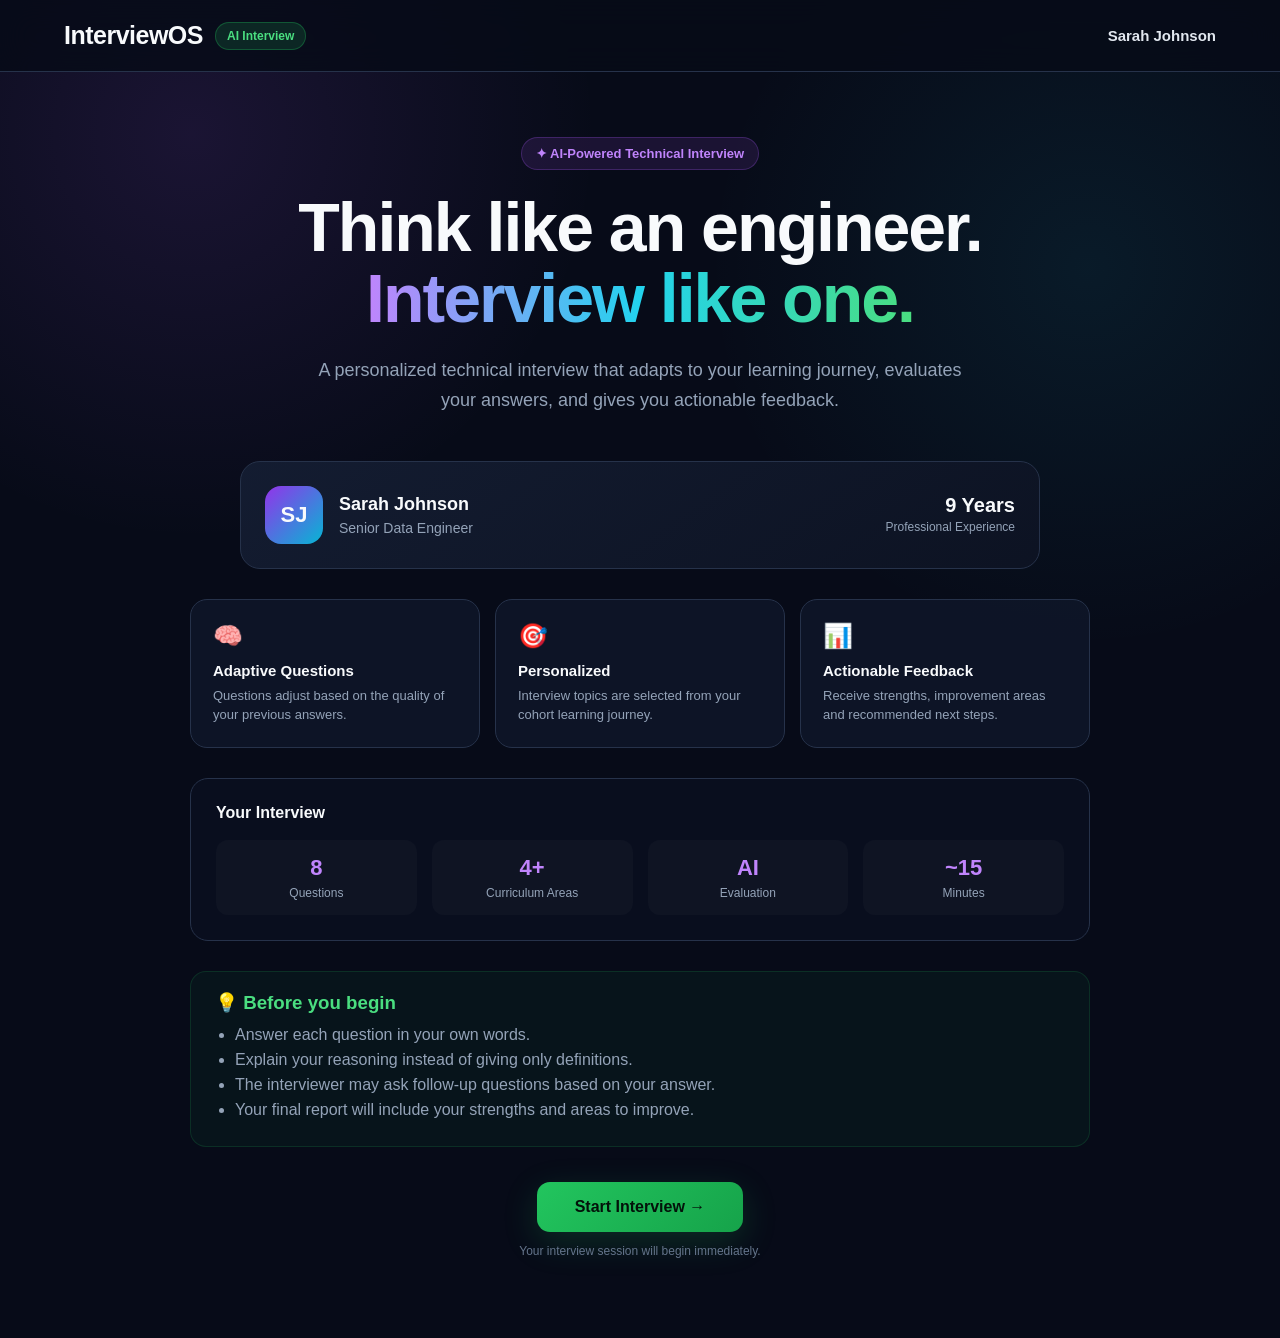
<file: frontend/index.html>
<!DOCTYPE html>
<html lang="en">
<head>
<meta charset="UTF-8">
<meta name="viewport" content="width=device-width, initial-scale=1.0">
<title>InterviewOS - AI Technical Interview</title>

<style>
* {
    box-sizing: border-box;
    margin: 0;
    padding: 0;
}

:root {
    --bg: #070b18;
    --bg2: #0b1020;
    --card: #10172a;
    --card2: #141d32;
    --border: #26324a;
    --text: #f8fafc;
    --muted: #94a3b8;
    --green: #22c55e;
    --green-dark: #16a34a;
    --purple: #a855f7;
    --cyan: #22d3ee;
}

body {
    font-family: Inter, Arial, sans-serif;
    background:
        radial-gradient(circle at 15% 10%, rgba(168,85,247,.12), transparent 25%),
        radial-gradient(circle at 85% 20%, rgba(34,211,238,.08), transparent 25%),
        var(--bg);
    color: var(--text);
    min-height: 100vh;
}

/* =========================
   NAVBAR
========================= */

.navbar {
    height: 72px;
    padding: 0 5%;
    display: flex;
    align-items: center;
    justify-content: space-between;
    border-bottom: 1px solid var(--border);
    background: rgba(7,11,24,.82);
    backdrop-filter: blur(15px);
    position: sticky;
    top: 0;
    z-index: 10;
}

.logo-area {
    display: flex;
    align-items: center;
    gap: 12px;
}

.logo {
    font-size: 25px;
    font-weight: 800;
    letter-spacing: -.5px;
}

.badge {
    background: rgba(34,197,94,.15);
    color: #4ade80;
    border: 1px solid rgba(34,197,94,.3);
    padding: 6px 11px;
    border-radius: 20px;
    font-size: 12px;
    font-weight: 700;
}

.candidate {
    color: #e2e8f0;
    font-size: 15px;
    font-weight: 600;
}

/* =========================
   COMMON
========================= */

.container {
    width: 90%;
    max-width: 1050px;
    margin: auto;
}

button {
    border: none;
    cursor: pointer;
    font-family: inherit;
}

.hidden {
    display: none !important;
}

/* =========================
   START PAGE
========================= */

#startPage {
    padding: 65px 0 80px;
}

.hero {
    text-align: center;
    max-width: 800px;
    margin: auto;
}

.hero-badge {
    display: inline-flex;
    align-items: center;
    gap: 8px;
    padding: 8px 14px;
    border-radius: 30px;
    background: rgba(168,85,247,.12);
    border: 1px solid rgba(168,85,247,.25);
    color: #c084fc;
    font-size: 13px;
    font-weight: 700;
    margin-bottom: 22px;
}

.hero h1 {
    font-size: clamp(42px, 6vw, 68px);
    line-height: 1.05;
    letter-spacing: -2px;
    margin-bottom: 20px;
}

.gradient-text {
    background: linear-gradient(
        90deg,
        #c084fc,
        #22d3ee,
        #4ade80
    );
    -webkit-background-clip: text;
    background-clip: text;
    color: transparent;
}

.hero p {
    color: var(--muted);
    font-size: 18px;
    line-height: 1.7;
    max-width: 650px;
    margin: auto;
}

/* candidate card */

.profile-card {
    margin: 45px auto 30px;
    max-width: 800px;
    padding: 24px;
    background: linear-gradient(
        145deg,
        rgba(20,29,50,.95),
        rgba(13,19,35,.95)
    );
    border: 1px solid var(--border);
    border-radius: 20px;
    display: flex;
    align-items: center;
    justify-content: space-between;
    gap: 20px;
}

.profile-left {
    display: flex;
    align-items: center;
    gap: 16px;
}

.avatar {
    width: 58px;
    height: 58px;
    border-radius: 16px;
    display: flex;
    align-items: center;
    justify-content: center;
    background: linear-gradient(135deg, #9333ea, #06b6d4);
    font-size: 22px;
    font-weight: 800;
}

.profile-name {
    font-size: 18px;
    font-weight: 700;
    margin-bottom: 5px;
}

.profile-role {
    color: var(--muted);
    font-size: 14px;
}

.experience {
    text-align: right;
}

.experience strong {
    display: block;
    font-size: 20px;
}

.experience span {
    color: var(--muted);
    font-size: 12px;
}

/* feature grid */

.features {
    display: grid;
    grid-template-columns: repeat(3, 1fr);
    gap: 15px;
    margin: 25px auto;
    max-width: 900px;
}

.feature {
    padding: 22px;
    background: rgba(16,23,42,.8);
    border: 1px solid var(--border);
    border-radius: 17px;
    transition: .25s;
}

.feature:hover {
    transform: translateY(-3px);
    border-color: rgba(168,85,247,.45);
}

.feature-icon {
    font-size: 24px;
    margin-bottom: 12px;
}

.feature h3 {
    font-size: 15px;
    margin-bottom: 7px;
}

.feature p {
    color: var(--muted);
    font-size: 13px;
    line-height: 1.5;
}

/* interview info */

.interview-info {
    max-width: 900px;
    margin: 30px auto;
    padding: 25px;
    background: rgba(11,16,32,.8);
    border: 1px solid var(--border);
    border-radius: 18px;
}

.info-title {
    font-size: 16px;
    font-weight: 700;
    margin-bottom: 18px;
}

.info-grid {
    display: grid;
    grid-template-columns: repeat(4, 1fr);
    gap: 15px;
}

.info-item {
    text-align: center;
    padding: 15px;
    border-radius: 12px;
    background: rgba(255,255,255,.025);
}

.info-number {
    font-size: 22px;
    font-weight: 800;
    color: #c084fc;
    margin-bottom: 5px;
}

.info-label {
    font-size: 12px;
    color: var(--muted);
}

/* tips */

.tips {
    max-width: 900px;
    margin: 25px auto;
    padding: 20px 24px;
    border-radius: 16px;
    background: rgba(34,197,94,.05);
    border: 1px solid rgba(34,197,94,.15);
}

.tips h3 {
    color: #4ade80;
    margin-bottom: 12px;
}

.tips ul {
    padding-left: 20px;
    color: var(--muted);
}

.tips li {
    margin: 7px 0;
}

/* start button */

.start-wrapper {
    text-align: center;
    margin-top: 35px;
}

.start-btn {
    padding: 16px 38px;
    border-radius: 13px;
    background: linear-gradient(135deg, #22c55e, #16a34a);
    color: #03120a;
    font-size: 16px;
    font-weight: 800;
    box-shadow: 0 10px 35px rgba(34,197,94,.18);
    transition: .25s;
}

.start-btn:hover {
    transform: translateY(-2px);
    box-shadow: 0 15px 40px rgba(34,197,94,.28);
}

.start-note {
    color: #64748b;
    font-size: 12px;
    margin-top: 12px;
}

/* =========================
   INTERVIEW PAGE
========================= */

#interviewPage {
    padding: 45px 0 70px;
}

.header {
    margin-bottom: 28px;
}

.header h1 {
    font-size: 38px;
    margin-bottom: 8px;
    letter-spacing: -.8px;
}

.header p {
    color: var(--muted);
    font-size: 16px;
}

/* progress */

.progress-box {
    margin: 25px 0 28px;
}

.progress-info {
    display: flex;
    justify-content: space-between;
    margin-bottom: 10px;
    color: var(--muted);
    font-size: 14px;
}

.progress {
    height: 7px;
    background: #172033;
    border-radius: 10px;
    overflow: hidden;
}

.progress-bar {
    height: 100%;
    width: 12.5%;
    background: linear-gradient(90deg, #22c55e, #34d399);
    transition: width .4s ease;
}

/* question card */

.card {
    background:
        linear-gradient(
            145deg,
            rgba(20,29,50,.96),
            rgba(15,23,42,.96)
        );
    border: 1px solid #2a3852;
    border-radius: 22px;
    padding: 38px;
    box-shadow: 0 20px 70px rgba(0,0,0,.2);
}

.question-label {
    color: #22c55e;
    font-size: 13px;
    font-weight: 800;
    letter-spacing: .7px;
    margin-bottom: 20px;
}

#question {
    font-size: 24px;
    line-height: 1.55;
    margin-bottom: 25px;
}

textarea {
    width: 100%;
    min-height: 200px;
    resize: vertical;
    border: 1px solid #34425d;
    border-radius: 15px;
    background: #0b1224;
    color: white;
    padding: 20px;
    font-size: 16px;
    line-height: 1.6;
    outline: none;
    transition: .2s;
}

textarea::placeholder {
    color: #64748b;
}

textarea:focus {
    border-color: #22c55e;
    box-shadow: 0 0 0 3px rgba(34,197,94,.08);
}

.actions {
    display: flex;
    justify-content: flex-end;
    margin-top: 20px;
}

#submitBtn {
    padding: 14px 28px;
    border-radius: 12px;
    background: #22c55e;
    color: #03120a;
    font-size: 15px;
    font-weight: 800;
    transition: .2s;
}

#submitBtn:hover {
    background: #34d399;
    transform: translateY(-1px);
}

#submitBtn:disabled {
    opacity: .5;
    cursor: not-allowed;
    transform: none;
}

#answerStatus {
    margin: 12px 0;
    color: #94a3b8;
    font-size: 14px;
}

.loading {
    display: none;
    color: #94a3b8;
    margin-top: 15px;
}

/* =========================
   RESULT
========================= */

#result {
    display: none;
}

.result-card {
    text-align: center;
}

.result-card h1 {
    font-size: 38px;
}

.score {
    width: 140px;
    height: 140px;
    border: 8px solid #22c55e;
    border-radius: 50%;
    display: flex;
    align-items: center;
    justify-content: center;
    font-size: 30px;
    font-weight: 800;
    margin: 30px auto;
}

.feedback-section {
    margin-top: 30px;
    text-align: left;
}

.feedback-card {
    background: #0b1224;
    border: 1px solid #24314a;
    border-radius: 15px;
    padding: 22px;
    margin-top: 14px;
}

.feedback-card h3 {
    margin-bottom: 12px;
}

.feedback-card li {
    margin: 8px 0;
    color: #cbd5e1;
    line-height: 1.5;
}

#restartBtn {
    margin-top: 25px;
    padding: 14px 25px;
    border-radius: 12px;
    background: #22c55e;
    color: #03120a;
    font-weight: 800;
}

/* =========================
   RESPONSIVE
========================= */

@media (max-width: 750px) {

    .navbar {
        padding: 0 20px;
    }

    .candidate {
        display: none;
    }

    .container {
        width: 92%;
    }

    #startPage {
        padding-top: 45px;
    }

    .hero h1 {
        font-size: 42px;
    }

    .features {
        grid-template-columns: 1fr;
    }

    .info-grid {
        grid-template-columns: repeat(2, 1fr);
    }

    .profile-card {
        align-items: flex-start;
    }

    .experience {
        display: none;
    }

    .card {
        padding: 25px;
    }

    #question {
        font-size: 20px;
    }

    .actions {
        justify-content: stretch;
    }

    #submitBtn {
        width: 100%;
    }
}

.actions {
    display: flex;
    justify-content: space-between;
    align-items: center;
    margin-top: 22px;
    gap: 15px;
}

.exit-btn {
    padding: 14px 22px;
    border-radius: 12px;
    background: transparent;
    color: #94a3b8;
    border: 1px solid #34425d;
    font-size: 14px;
    font-weight: 700;
    transition: .2s;
}

.exit-btn:hover {
    color: #f8fafc;
    border-color: #64748b;
    background: rgba(255,255,255,.04);
}

#submitBtn {
    padding: 14px 28px;
    border-radius: 12px;
    background: #22c55e;
    color: #03120a;
    font-size: 15px;
    font-weight: 800;
    transition: .2s;
}

#submitBtn:hover {
    background: #34d399;
    transform: translateY(-1px);
}

/* .result-actions {
    display: flex;
    justify-content: center;
    gap: 12px;
    margin-top: 28px;
} */

.result-actions {
    display: flex;
    justify-content: center;
    align-items: center;
    gap: 16px;
    margin-top: 28px;
}

#homeBtn,
#restartBtn {
    width: 240px;
    height: 60px;
    padding: 0;
    display: flex;
    align-items: center;
    justify-content: center;
    box-sizing: border-box;
    border-radius: 14px;
    font-size: 16px;
    font-weight: 700;
    cursor: pointer;
}

#homeBtn {
    background: transparent;
    color: #cbd5e1;
    border: 1px solid #34425d;
}

#homeBtn:hover {
    background: rgba(255,255,255,.05);
    border-color: #64748b;
}

#restartBtn {
    background: #22c55e;
    color: #03120a;
}

#restartBtn:hover {
    background: #34d399;
}
</style>
</head>

<body>

<!-- =========================
     NAVBAR
========================= -->

<nav class="navbar">

    <div class="logo-area">
        <div class="logo">InterviewOS</div>
        <span class="badge">AI Interview</span>
    </div>

    <div class="candidate" id="candidateName">
        Candidate
    </div>

</nav>


<!-- =========================
     START PAGE
========================= -->

<section id="startPage">

<div class="container">

    <div class="hero">

        <div class="hero-badge">
            ✦ AI-Powered Technical Interview
        </div>

        <h1>
            Think like an engineer.<br>
            <span class="gradient-text">
                Interview like one.
            </span>
        </h1>

        <p>
            A personalized technical interview that adapts to your
            learning journey, evaluates your answers, and gives you
            actionable feedback.
        </p>

    </div>


    <!-- Candidate -->

    <div class="profile-card">

        <div class="profile-left">

            <div class="avatar" id="avatar">
                SJ
            </div>

            <div>
                <div class="profile-name" id="profileName">
                    Sarah Johnson
                </div>

                <div class="profile-role" id="profileRole">
                    Senior Data Engineer
                </div>
            </div>

        </div>

        <div class="experience">

            <strong id="profileExperience">
                9 Years
            </strong>

            <span>Professional Experience</span>

        </div>

    </div>


    <!-- Features -->

    <div class="features">

        <div class="feature">
            <div class="feature-icon">🧠</div>
            <h3>Adaptive Questions</h3>
            <p>
                Questions adjust based on the quality of your previous
                answers.
            </p>
        </div>

        <div class="feature">
            <div class="feature-icon">🎯</div>
            <h3>Personalized</h3>
            <p>
                Interview topics are selected from your cohort learning
                journey.
            </p>
        </div>

        <div class="feature">
            <div class="feature-icon">📊</div>
            <h3>Actionable Feedback</h3>
            <p>
                Receive strengths, improvement areas and recommended
                next steps.
            </p>
        </div>

    </div>


    <!-- Interview information -->

    <div class="interview-info">

        <div class="info-title">
            Your Interview
        </div>

        <div class="info-grid">

            <div class="info-item">
                <div class="info-number">8</div>
                <div class="info-label">Questions</div>
            </div>

            <div class="info-item">
                <div class="info-number">4+</div>
                <div class="info-label">Curriculum Areas</div>
            </div>

            <div class="info-item">
                <div class="info-number">AI</div>
                <div class="info-label">Evaluation</div>
            </div>

            <div class="info-item">
                <div class="info-number">~15</div>
                <div class="info-label">Minutes</div>
            </div>

        </div>

    </div>


    <!-- What happens -->

    <div class="tips">

        <h3>💡 Before you begin</h3>

        <ul>
            <li>Answer each question in your own words.</li>
            <li>Explain your reasoning instead of giving only definitions.</li>
            <li>The interviewer may ask follow-up questions based on your answer.</li>
            <li>Your final report will include your strengths and areas to improve.</li>
        </ul>

    </div>


    <!-- Start -->

    <div class="start-wrapper">

        <button
            class="start-btn"
            id="startInterviewBtn"
        >
            Start Interview →
        </button>

        <div class="start-note">
            Your interview session will begin immediately.
        </div>

    </div>

</div>

</section>


<!-- =========================
     INTERVIEW PAGE
========================= -->

<section id="interviewPage" class="hidden">

<div class="container">

    <div class="header">

        <h1>
            AI Technical Interview
        </h1>

        <p>
            Adaptive interview powered by InterviewOS
        </p>

    </div>


    <div class="progress-box">

        <div class="progress-info">

            <span id="progressText">
                Question 1 of 8
            </span>

            <span id="scoreText">
                Interview in progress
            </span>

        </div>

        <div class="progress">

            <div
                class="progress-bar"
                id="progressBar">
            </div>

        </div>

    </div>


    <div class="card" id="interviewCard">

        <div class="question-label">
            TECHNICAL QUESTION
        </div>

        <div id="question">
            Loading interview...
        </div>

        <div id="answerStatus"></div>

        <textarea
            id="answer"
            placeholder="Explain your answer here..."
        ></textarea>

        <div class="actions">

    <button
        id="exitBtn"
        class="exit-btn"
        onclick="goHome()"
    >
        ← Exit Interview
    </button>

    <button id="submitBtn">
        Submit Answer →
    </button>

</div>

        <div
            class="loading"
            id="loading"
        >
            Evaluating your answer...
        </div>

    </div>


    <!-- RESULT -->

    <div id="result">

        <div class="card result-card">

            <h1>
                Interview Completed 🎉
            </h1>

            <div
                class="score"
                id="finalScore"
            >
                --/10
            </div>

            <div class="feedback-section">

                <div class="feedback-card">

                    <h3>Summary</h3>

                    <p id="summary"></p>

                </div>


                <div class="feedback-card">

                    <h3>Strengths</h3>

                    <ul id="strengths"></ul>

                </div>


                <div class="feedback-card">

                    <h3>Areas to Improve</h3>

                    <ul id="gaps"></ul>

                </div>


                <div class="feedback-card">

                    <h3>Next Steps</h3>

                    <ul id="nextSteps"></ul>

                </div>


                <div class="result-actions">

    <button
        id="homeBtn"
        onclick="goHome()"
    >
        ← Home
    </button>

    <button
        id="restartBtn"
        onclick="restartInterview()"
    >
        ↻ Restart Interview
    </button>

</div>

            </div>

        </div>

    </div>

</div>

</section>


<script>

/* =========================
   API
========================= */

const API_URL = "https://interviewos-phu5.onrender.com/api/interview";


/* =========================
   SESSION
========================= */

const sessionId =
    "frontend-" + Date.now();


let questionNumber = 1;

const totalQuestions = 8;


/* =========================
   CANDIDATE
========================= */

/*
   Replace this mock candidate with the
   candidate profile coming from your
   actual candidates.json.
*/

let candidate = {

    member: {
        id: "CAND-001",
        name: "Sarah Johnson",
        jobRole: "Senior Data Engineer",
        yearsExperience: 9,
        education: "B.Tech"
    },

    missions: [
        {
            day: 7,
            title: "Embeddings Explained",
            passed: true,
            attempts: 1
        },
        {
            day: 8,
            title: "Vector Databases Overview",
            passed: true,
            attempts: 1
        },
        {
            day: 12,
            title: "Prompt Engineering Fundamentals",
            passed: true,
            attempts: 1
        },
        {
            day: 16,
            title: "Chatbot Backend & API Integration",
            passed: true,
            attempts: 2
        },
        {
            day: 22,
            title: "Multi-Agent Orchestration",
            passed: true,
            attempts: 1
        },
        {
            day: 23,
            title: "Model Context Protocol",
            passed: true,
            attempts: 1
        },
        {
            day: 24,
            title: "Agentic Chatbot Integration",
            passed: true,
            attempts: 1
        },
        {
            day: 28,
            title: "Docker & Kubernetes Deployment",
            passed: true,
            attempts: 2
        }
    ],

    signals: {
        commitDays: 28,
        missionsCompleted: 30,
        missionsFirstTry: 20
    }

};


/* =========================
   PROFILE UI
========================= */

const name =
    candidate.member.name;

document.getElementById(
    "candidateName"
).textContent = name;

document.getElementById(
    "profileName"
).textContent = name;

document.getElementById(
    "profileRole"
).textContent =
    candidate.member.jobRole;

document.getElementById(
    "profileExperience"
).textContent =
    candidate.member.yearsExperience + " Years";


const initials =
    name
        .split(" ")
        .map(word => word[0])
        .join("")
        .slice(0, 2)
        .toUpperCase();

document.getElementById(
    "avatar"
).textContent = initials;


/* =========================
   START INTERVIEW
========================= */

document
    .getElementById("startInterviewBtn")
    .addEventListener(
        "click",
        startInterview
    );


async function startInterview() {

    document
        .getElementById("startPage")
        .classList.add("hidden");

    document
        .getElementById("interviewPage")
        .classList.remove("hidden");

    try {

        const response =
            await fetch(API_URL, {

                method: "POST",

                headers: {
                    "Content-Type":
                        "application/json"
                },

                body: JSON.stringify({
                    sessionId,
                    candidate

                })

            });


        const data =
            await response.json();


        if (!response.ok) {

            throw new Error(
                JSON.stringify(data)
            );

        }
        if (data.done) {
            showFinalResult(data);
            return;
        }



        showQuestion(
            data.reply
        );


    } catch (error) {

        console.error(error);

        document
            .getElementById("question")
            .textContent =
                "Unable to start interview.";

    }

}


/* =========================
   SHOW QUESTION
========================= */

function showQuestion(question) {

    document
        .getElementById("question")
        .textContent =
            question;

    document
        .getElementById("answer")
        .value = "";

    document
        .getElementById("answerStatus")
        .textContent = "";

    document
        .getElementById("progressText")
        .textContent =
            `Question ${questionNumber} of ${totalQuestions}`;

    document
        .getElementById("progressBar")
        .style.width =
            `${(questionNumber / totalQuestions) * 100}%`;

}


/* =========================
   SUBMIT ANSWER
========================= */

async function submitAnswer() {

    const answer =
        document
            .getElementById("answer")
            .value
            .trim();


    if (!answer) {

        alert(
            "Please enter your answer."
        );

        return;

    }


    const button =
        document.getElementById(
            "submitBtn"
        );

    const loading =
        document.getElementById(
            "loading"
        );


    button.disabled = true;

    loading.style.display = "block";


    try {

        const response =
            await fetch(API_URL, {

                method: "POST",

                headers: {
                    "Content-Type":
                        "application/json"
                },

                body: JSON.stringify({

                    sessionId:
                        sessionId,

                    message:
                        answer

                })

            });


        const data =
            await response.json();


        if (!response.ok) {

            throw new Error(
                JSON.stringify(data)
            );

        }


        if (data.done) {

            showFinalResult(data);

            return;

        }


        document
            .getElementById(
                "answerStatus"
            )
            .textContent =
                "Answer evaluated. Preparing your next question...";


        questionNumber++;


        showQuestion(
            data.reply
        );


    } catch (error) {

        console.error(error);

        alert(
            "Something went wrong. Check the backend terminal."
        );

    } finally {

        button.disabled = false;

        loading.style.display = "none";

    }

}


/* =========================
   FINAL RESULT
========================= */

function showFinalResult(data) {

    document
        .getElementById(
            "interviewCard"
        )
        .style.display = "none";


    document
        .querySelector(
            ".progress-box"
        )
        .style.display = "none";


    document
        .getElementById(
            "result"
        )
        .style.display = "block";


    const feedback =
        data.feedback || {};


    const summary =
        feedback.summary ||
        "Interview completed.";


    document
        .getElementById(
            "summary"
        )
        .textContent =
            summary;


    const match =
        summary.match(
            /average score of ([0-9.]+)\/10/
        );


    if (match) {

        document
            .getElementById(
                "finalScore"
            )
            .textContent =
                `${match[1]}/10`;

    } else {

        document
            .getElementById(
                "finalScore"
            )
            .textContent =
                "--/10";

    }


    renderList(
        "strengths",
        feedback.strengths
    );


    renderList(
        "gaps",
        feedback.gaps
    );


    renderList(
        "nextSteps",
        feedback.next
    );

}


/* =========================
   LIST RENDERER
========================= */

function renderList(
    id,
    items
) {

    const element =
        document.getElementById(id);

    element.innerHTML = "";


    if (
        !items ||
        items.length === 0
    ) {

        const li =
            document.createElement("li");

        li.textContent =
            "None identified.";

        element.appendChild(li);

        return;

    }


    items.forEach(item => {

        const li =
            document.createElement("li");

        li.textContent = item;

        element.appendChild(li);

    });

}


/* =========================
   EVENTS
========================= */

document
    .getElementById("submitBtn")
    .addEventListener(
        "click",
        submitAnswer
    );


/* =========================
   RESTART
========================= */
function goHome() {
    window.location.href = "/";
}

function restartInterview() {

    window.location.reload();

}

</script>

</body>
</html>
</file>
